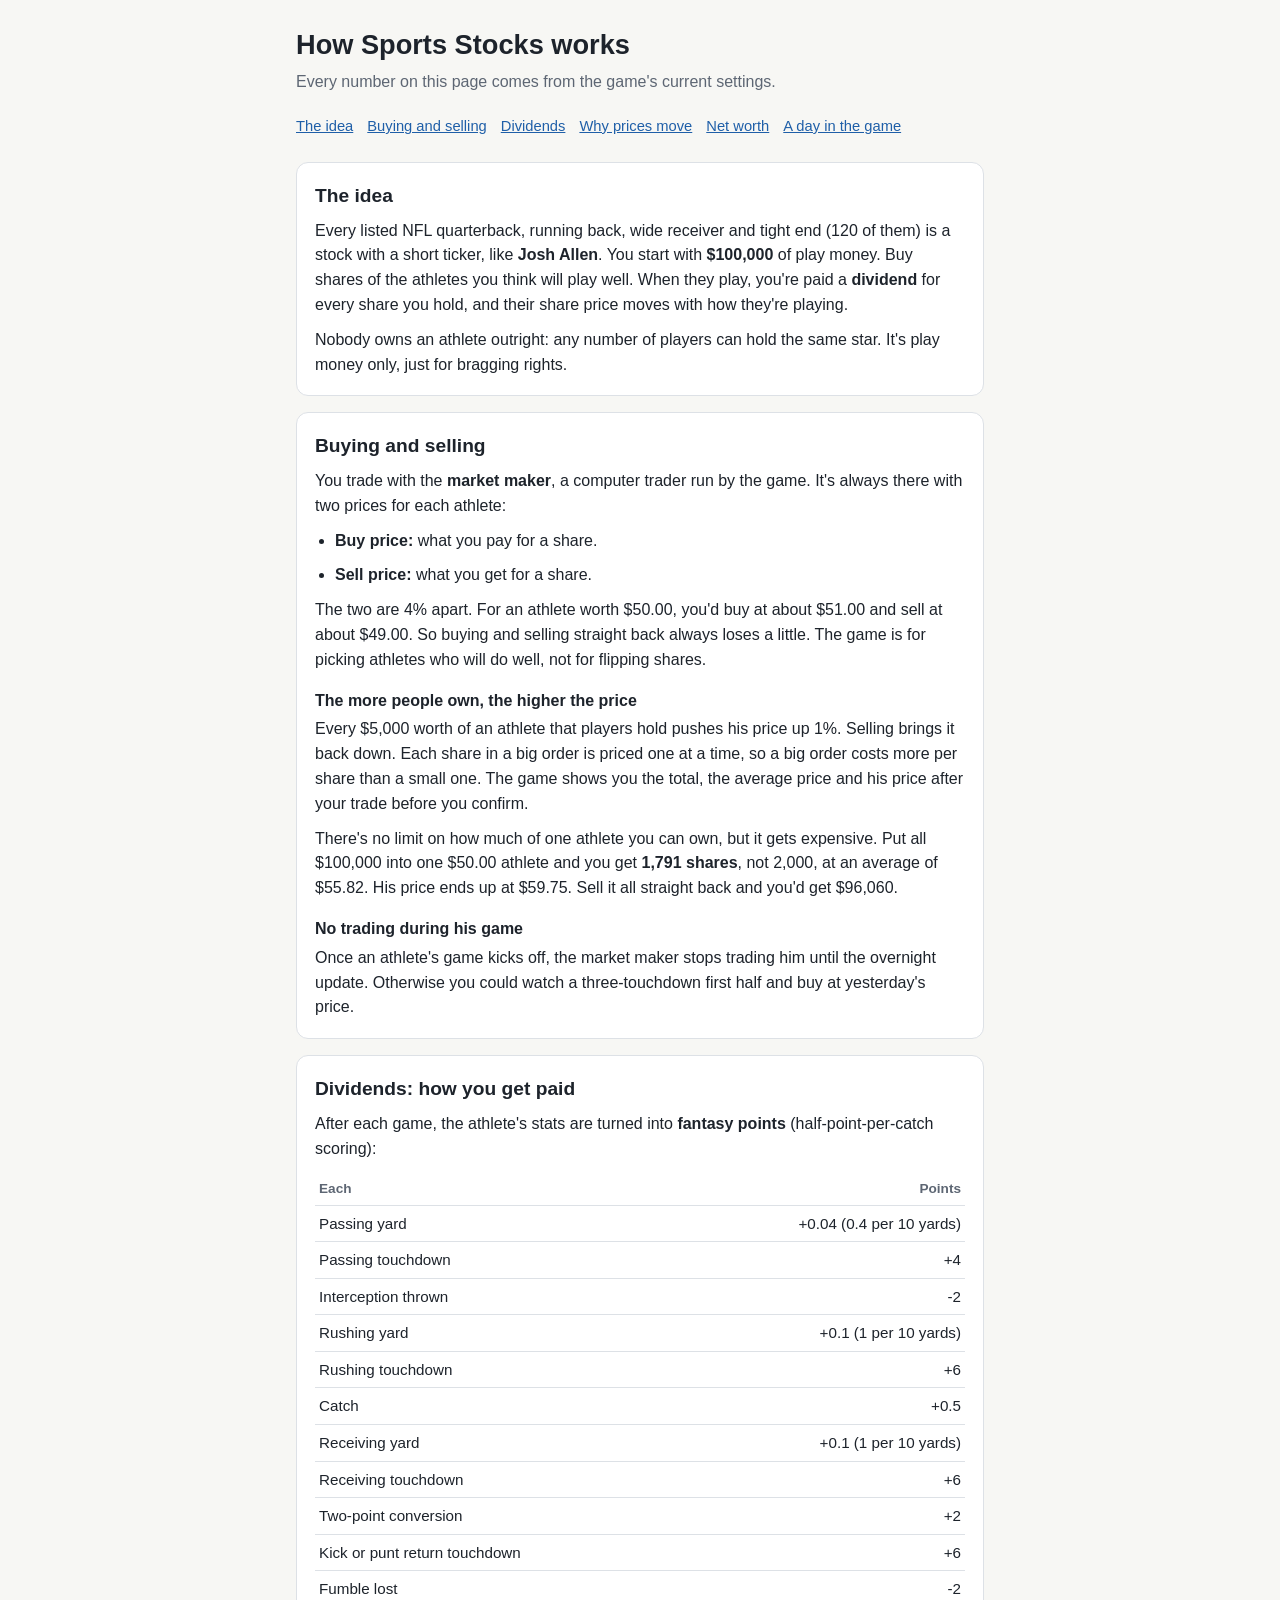
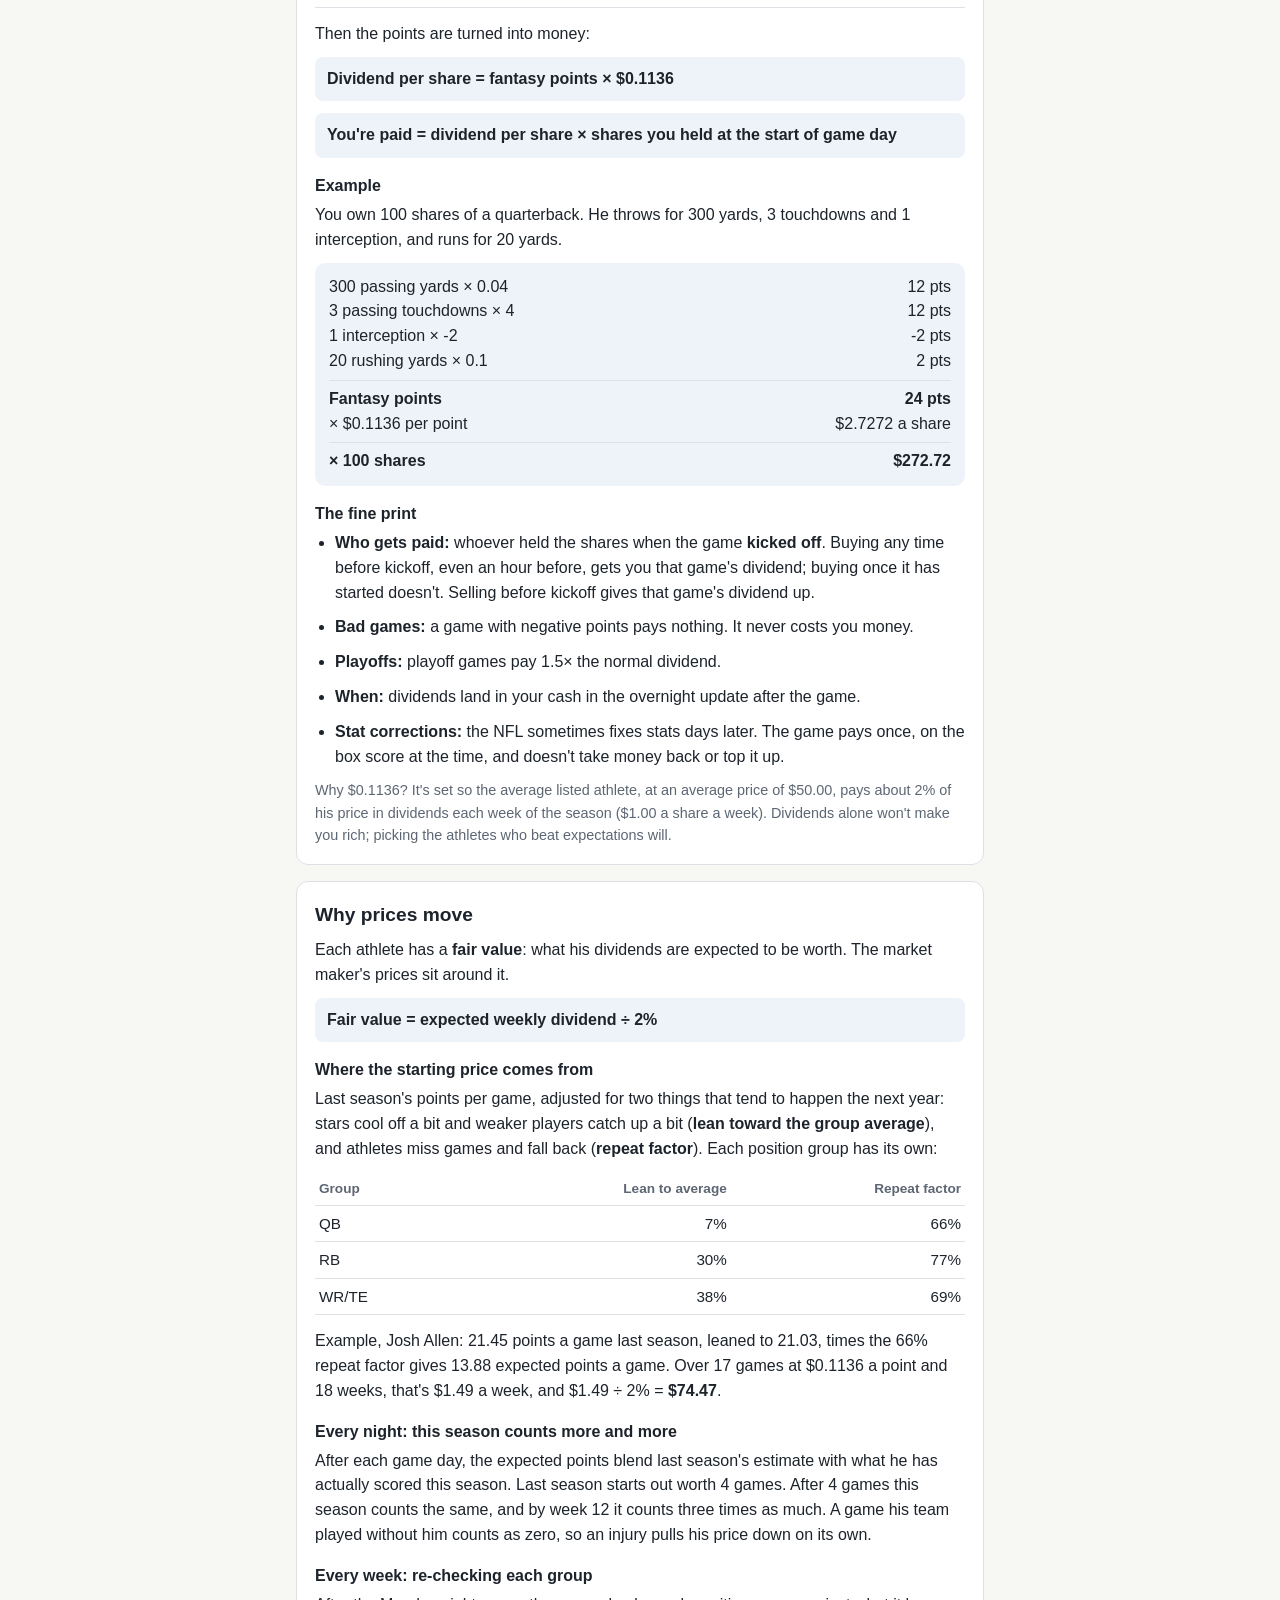
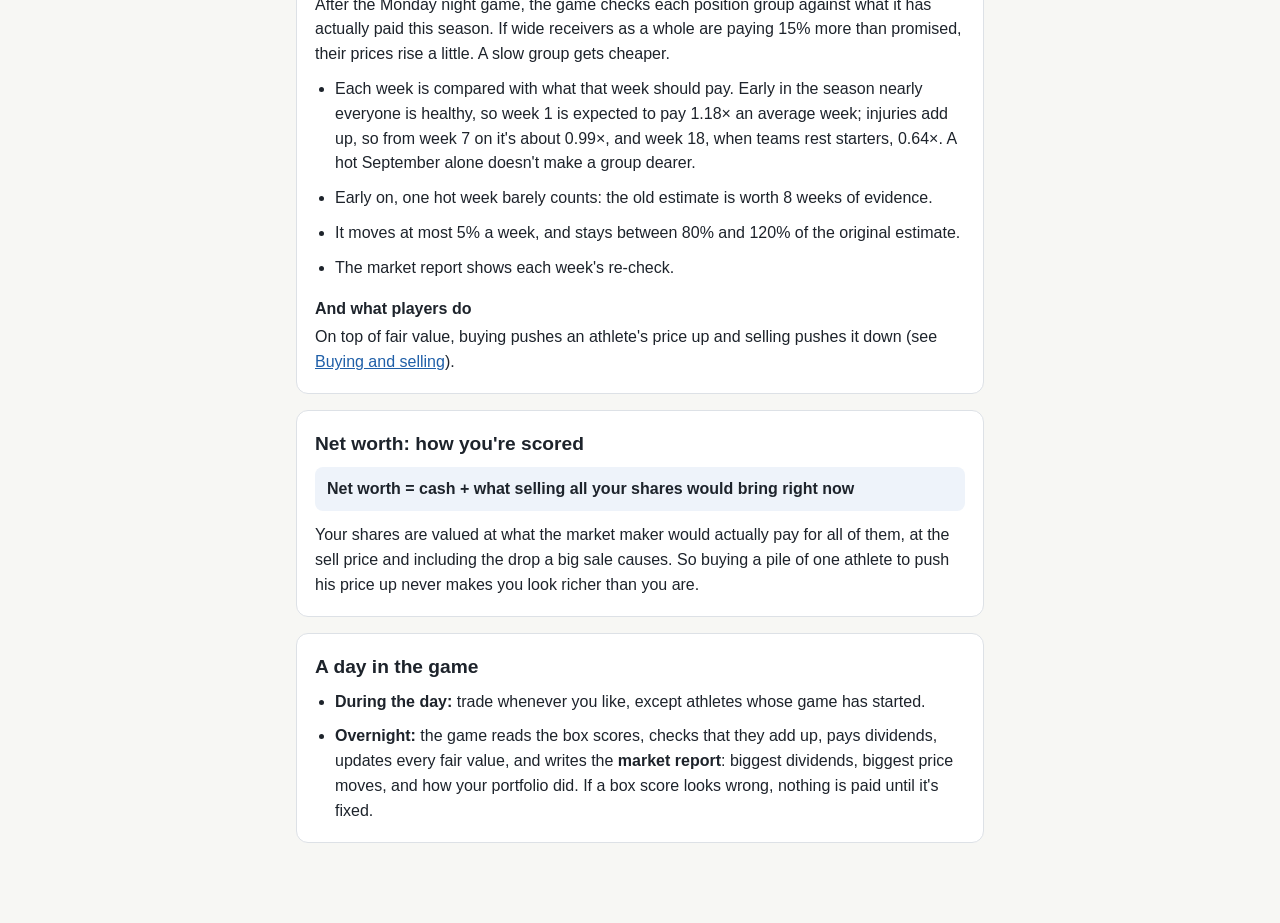
<file: web/rules.html>
<!doctype html>
<html lang="en">
<head>
<meta charset="utf-8">
<meta name="viewport" content="width=device-width, initial-scale=1">
<title>How Sports Stocks Works</title>
<style>
:root {
  --bg: #f7f7f4; --card: #ffffff; --ink: #1d232b; --muted: #5d6673; --line: #dde1e6;
  --accent: #1f5fa8; --good: #1b7a46; --bad: #a33a2b; --tint: #eef3fa;
}
@media (prefers-color-scheme: dark) {
  :root:not([data-theme="light"]) {
    --bg: #14171b; --card: #1c2026; --ink: #e8eaed; --muted: #9aa3ae; --line: #2e343c;
    --accent: #79aef0; --good: #5ec98d; --bad: #f08a7a; --tint: #1f2a38;
  }
}
:root[data-theme="dark"] {
  --bg: #14171b; --card: #1c2026; --ink: #e8eaed; --muted: #9aa3ae; --line: #2e343c;
  --accent: #79aef0; --good: #5ec98d; --bad: #f08a7a; --tint: #1f2a38;
}
* { box-sizing: border-box; }
body { margin: 0; background: var(--bg); color: var(--ink);
  font: 16px/1.55 -apple-system, BlinkMacSystemFont, "Segoe UI", Roboto, Helvetica, Arial, sans-serif; }
main { max-width: 720px; margin: 0 auto; padding: 24px 16px 64px; }
h1 { font-size: 1.7rem; margin: 0 0 4px; }
.sub { color: var(--muted); margin: 0 0 20px; }
nav { display: flex; flex-wrap: wrap; gap: 6px 14px; margin: 0 0 24px; font-size: .92rem; }
nav a, a { color: var(--accent); }
section { background: var(--card); border: 1px solid var(--line); border-radius: 12px; padding: 18px 18px 8px;
  margin: 0 0 16px; }
h2 { font-size: 1.2rem; margin: 0 0 8px; }
h3 { font-size: 1rem; margin: 16px 0 4px; }
p, li { margin: 0 0 10px; }
ul { padding-left: 20px; margin: 0 0 10px; }
.sum { background: var(--tint); border-radius: 10px; padding: 12px 14px; margin: 8px 0 14px; }
.sum .line { display: flex; justify-content: space-between; gap: 12px; }
.sum .total { border-top: 1px solid var(--line); margin-top: 6px; padding-top: 6px; font-weight: 600; }
.formula { font-weight: 600; background: var(--tint); border-radius: 8px; padding: 10px 12px; margin: 6px 0 12px; }
table { border-collapse: collapse; width: 100%; margin: 4px 0 14px; font-size: .95rem; }
td, th { text-align: left; padding: 6px 4px; border-bottom: 1px solid var(--line); }
th { color: var(--muted); font-weight: 600; font-size: .85rem; }
.num { text-align: right; font-variant-numeric: tabular-nums; white-space: nowrap; }
.note { color: var(--muted); font-size: .9rem; }
</style>
</head>
<body>
<main>
<h1>How Sports Stocks works</h1>
<p class="sub">Every number on this page comes from the game's current settings.</p>
<nav>
  <a href="#idea">The idea</a><a href="#trading">Buying and selling</a><a href="#dividends">Dividends</a>
  <a href="#prices">Why prices move</a><a href="#winning">Net worth</a><a href="#day">A day in the game</a>
</nav>

<section id="idea">
<h2>The idea</h2>
<p>Every listed NFL quarterback, running back, wide receiver and tight end (120 of them) is a stock with
a short ticker, like <b>Josh Allen</b>. You start with <b>$100,000</b> of play money. Buy shares of
the athletes you think will play well. When they play, you're paid a <b>dividend</b> for every share you hold, and
their share price moves with how they're playing.</p>
<p>Nobody owns an athlete outright: any number of players can hold the same star. It's play money only, just for
bragging rights.</p>
</section>

<section id="trading">
<h2>Buying and selling</h2>
<p>You trade with the <b>market maker</b>, a computer trader run by the game. It's always there with two prices for
each athlete:</p>
<ul>
  <li><b>Buy price:</b> what you pay for a share.</li>
  <li><b>Sell price:</b> what you get for a share.</li>
</ul>
<p>The two are 4% apart. For an athlete worth $50.00, you'd buy at about $51.00 and sell
at about $49.00. So buying and selling straight back always loses a little. The game is for picking athletes
who will do well, not for flipping shares.</p>
<h3>The more people own, the higher the price</h3>
<p>Every $5,000 worth of an athlete that players hold pushes his price up
1%. Selling brings it back down. Each share in a big order is priced one at a time, so a big
order costs more per share than a small one. The game shows you the total, the average price and his price after
your trade before you confirm.</p>
<p>There's no limit on how much of one athlete you can own, but it gets expensive. Put all $100,000 into one
$50.00 athlete and you get <b>1,791 shares</b>, not 2,000, at an average of
$55.82. His price ends up at $59.75. Sell it all straight back and you'd get
$96,060.</p>
<h3>No trading during his game</h3>
<p>Once an athlete's game kicks off, the market maker stops trading him until the overnight update. Otherwise you
could watch a three-touchdown first half and buy at yesterday's price.</p>
</section>

<section id="dividends">
<h2>Dividends: how you get paid</h2>
<p>After each game, the athlete's stats are turned into <b>fantasy points</b> (half-point-per-catch scoring):</p>
<table>
<tr><th>Each</th><th class="num">Points</th></tr>
<tr><td>Passing yard</td><td class=num>+0.04 (0.4 per 10 yards)</td></tr>
<tr><td>Passing touchdown</td><td class=num>+4</td></tr>
<tr><td>Interception thrown</td><td class=num>-2</td></tr>
<tr><td>Rushing yard</td><td class=num>+0.1 (1 per 10 yards)</td></tr>
<tr><td>Rushing touchdown</td><td class=num>+6</td></tr>
<tr><td>Catch</td><td class=num>+0.5</td></tr>
<tr><td>Receiving yard</td><td class=num>+0.1 (1 per 10 yards)</td></tr>
<tr><td>Receiving touchdown</td><td class=num>+6</td></tr>
<tr><td>Two-point conversion</td><td class=num>+2</td></tr>
<tr><td>Kick or punt return touchdown</td><td class=num>+6</td></tr>
<tr><td>Fumble lost</td><td class=num>-2</td></tr>
</table>
<p>Then the points are turned into money:</p>
<div class="formula">Dividend per share = fantasy points × $0.1136</div>
<div class="formula">You're paid = dividend per share × shares you held at the start of game day</div>
<h3>Example</h3>
<p>You own 100 shares of a quarterback. He throws for 300 yards, 3 touchdowns and
1 interception, and runs for 20 yards.</p>
<div class="sum">
  <div class="line"><span>300 passing yards × 0.04</span><span class="num">12 pts</span></div>
  <div class="line"><span>3 passing touchdowns × 4</span><span class="num">12 pts</span></div>
  <div class="line"><span>1 interception × -2</span><span class="num">-2 pts</span></div>
  <div class="line"><span>20 rushing yards × 0.1</span><span class="num">2 pts</span></div>
  <div class="line total"><span>Fantasy points</span><span class="num">24 pts</span></div>
  <div class="line"><span>× $0.1136 per point</span><span class="num">$2.7272 a share</span></div>
  <div class="line total"><span>× 100 shares</span><span class="num">$272.72</span></div>
</div>
<h3>The fine print</h3>
<ul>
  <li><b>Who gets paid:</b> whoever held the shares when the game <b>kicked off</b>. Buying any time before
  kickoff, even an hour before, gets you that game's dividend; buying once it has started doesn't. Selling before
  kickoff gives that game's dividend up.</li>
  <li><b>Bad games:</b> a game with negative points pays nothing. It never costs you money.</li>
  <li><b>Playoffs:</b> playoff games pay 1.5× the normal dividend.</li>
  <li><b>When:</b> dividends land in your cash in the overnight update after the game.</li>
  <li><b>Stat corrections:</b> the NFL sometimes fixes stats days later. The game pays once, on the box score at the
  time, and doesn't take money back or top it up.</li>
</ul>
<p class="note">Why $0.1136? It's set so the average listed athlete, at an average price of
$50.00, pays about 2% of his price in dividends each week of the season ($1.00 a share a
week). Dividends alone won't make you rich; picking the athletes who beat expectations will.</p>
</section>

<section id="prices">
<h2>Why prices move</h2>
<p>Each athlete has a <b>fair value</b>: what his dividends are expected to be worth. The market maker's prices sit
around it.</p>
<div class="formula">Fair value = expected weekly dividend ÷ 2%</div>
<h3>Where the starting price comes from</h3>
<p>Last season's points per game, adjusted for two things that tend to happen the next year: stars cool off a bit
and weaker players catch up a bit (<b>lean toward the group average</b>), and athletes miss games and fall back
(<b>repeat factor</b>). Each position group has its own:</p>
<table>
<tr><th>Group</th><th class="num">Lean to average</th><th class="num">Repeat factor</th></tr>
<tr><td>QB</td><td class=num>7%</td><td class=num>66%</td></tr>
<tr><td>RB</td><td class=num>30%</td><td class=num>77%</td></tr>
<tr><td>WR/TE</td><td class=num>38%</td><td class=num>69%</td></tr>
</table>
<p>Example, Josh Allen: 21.45 points a game last season, leaned to
21.03, times the 66% repeat factor gives 13.88 expected
points a game. Over 17 games at $0.1136 a point and 18 weeks, that's $1.49 a week, and
$1.49 ÷ 2% = <b>$74.47</b>.</p>
<h3>Every night: this season counts more and more</h3>
<p>After each game day, the expected points blend last season's estimate with what he has actually scored this
season. Last season starts out worth 4 games. After 4 games this season counts the same, and by week 12 it
counts three times as much. A game his team played without him counts as zero, so an injury pulls his price down
on its own.</p>
<h3>Every week: re-checking each group</h3>
<p>After the Monday night game, the game checks each position group against what it has actually paid this season.
If wide receivers as a whole are paying 15% more than promised, their prices rise a little. A slow group gets cheaper.</p>
<ul>
  <li>Each week is compared with what that week should pay. Early in the season nearly everyone is healthy, so week 1
  is expected to pay 1.18× an average week; injuries add up, so from week 7 on it's about 0.99×, and
  week 18, when teams rest starters, 0.64×. A hot September alone doesn't make a group dearer.</li>
  <li>Early on, one hot week barely counts: the old estimate is worth 8 weeks of evidence.</li>
  <li>It moves at most 5% a week, and stays between 80% and
  120% of the original estimate.</li>
  <li>The market report shows each week's re-check.</li>
</ul>
<h3>And what players do</h3>
<p>On top of fair value, buying pushes an athlete's price up and selling pushes it down (see
<a href="#trading">Buying and selling</a>).</p>
</section>

<section id="winning">
<h2>Net worth: how you're scored</h2>
<div class="formula">Net worth = cash + what selling all your shares would bring right now</div>
<p>Your shares are valued at what the market maker would actually pay for all of them, at the sell price and
including the drop a big sale causes. So buying a pile of one athlete to push his price up never makes you look
richer than you are.</p>
</section>

<section id="day">
<h2>A day in the game</h2>
<ul>
  <li><b>During the day:</b> trade whenever you like, except athletes whose game has started.</li>
  <li><b>Overnight:</b> the game reads the box scores, checks that they add up, pays dividends, updates every fair
  value, and writes the <b>market report</b>: biggest dividends, biggest price moves, and how your portfolio did.
  If a box score looks wrong, nothing is paid until it's fixed.</li>
</ul>
</section>
</main>
</body>
</html>
</file>
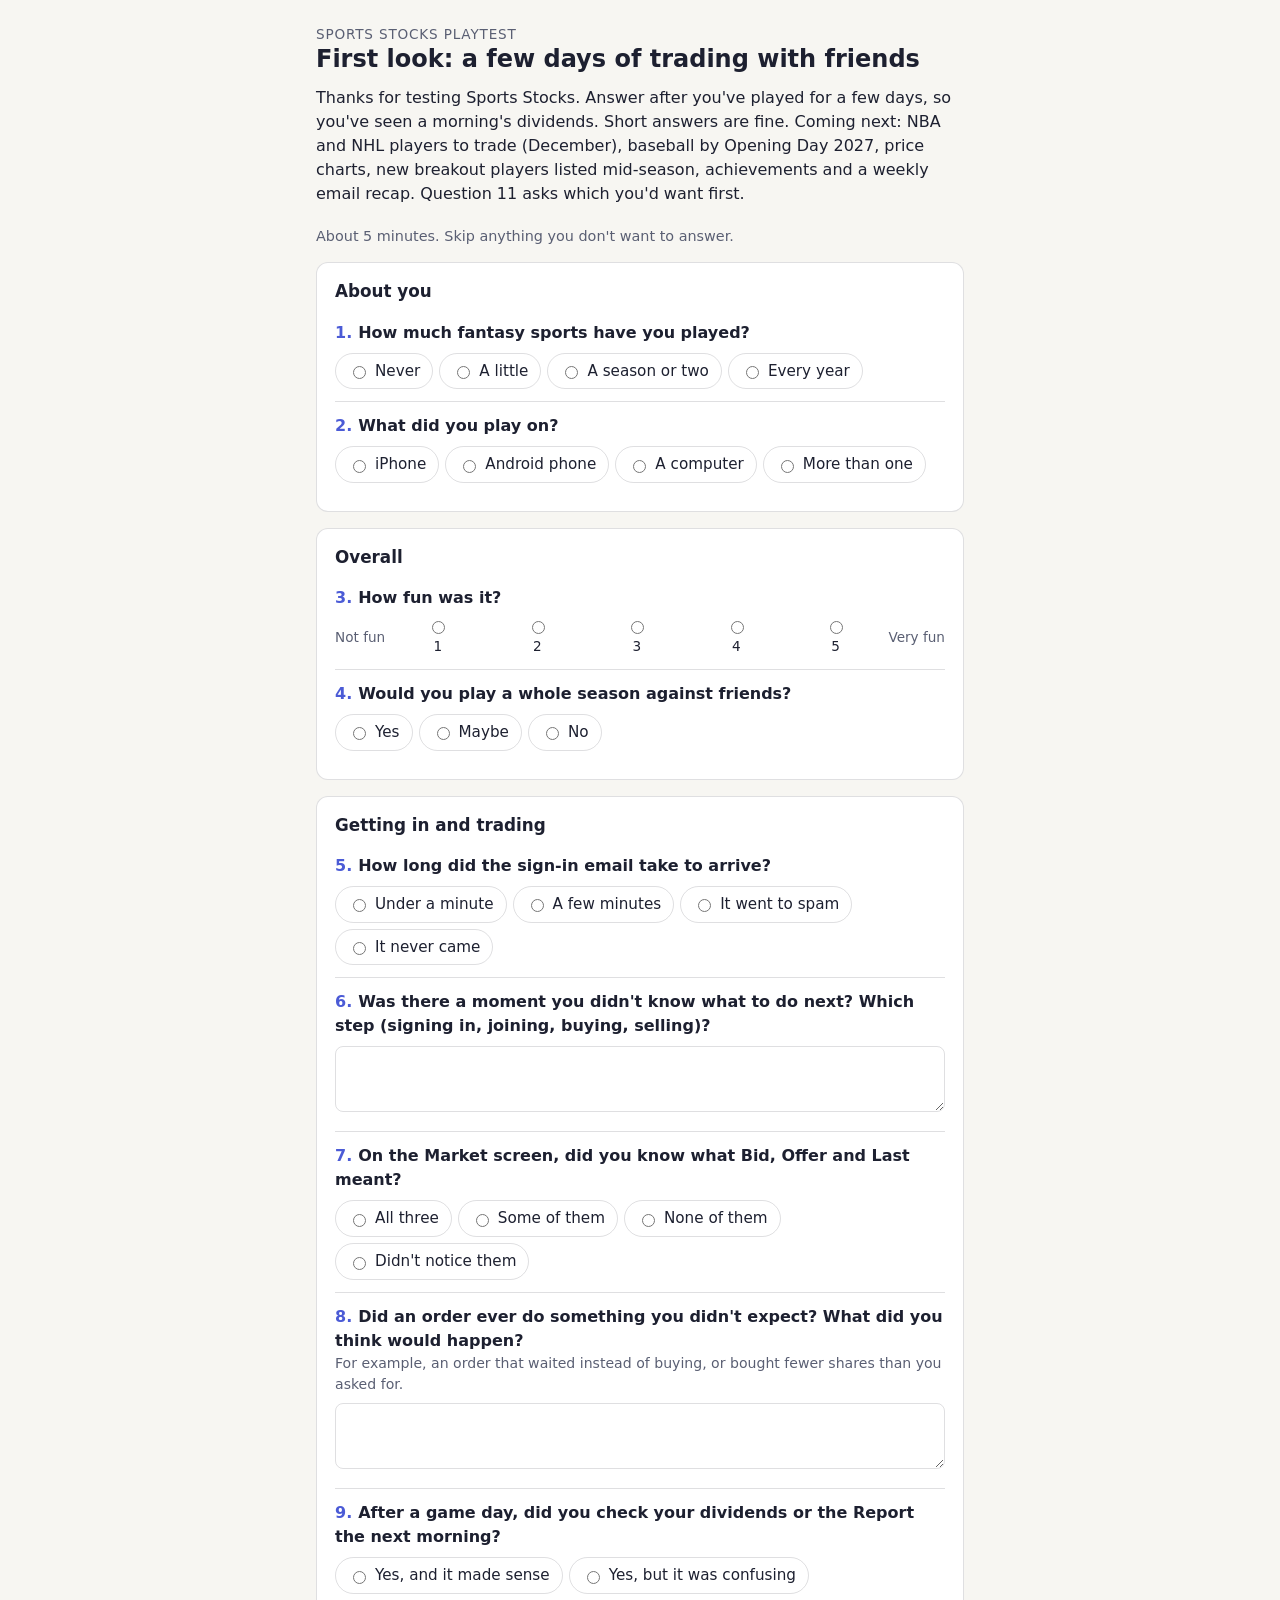
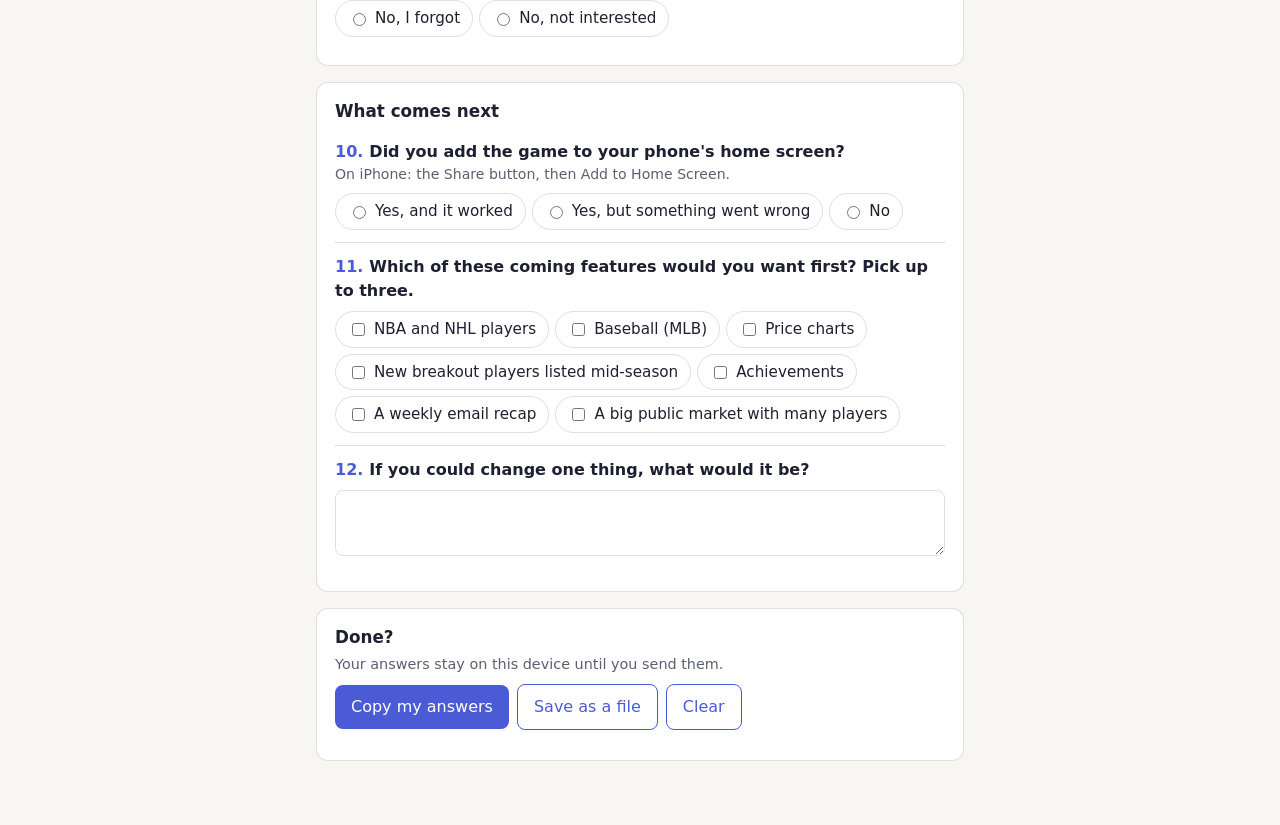
<file: web/survey.html>
<!doctype html><html lang="en"><head><meta charset="utf-8"><meta name="viewport" content="width=device-width,initial-scale=1"><title>Sports Stocks: First look: a few days of trading with friends</title><style>
:root{--bg:#f7f6f2;--card:#fff;--ink:#1d2030;--soft:#5a5f73;--line:rgba(29,32,48,.14);--accent:#4b5bd6;--pick:#eef0ff}
@media (prefers-color-scheme:dark){:root:not([data-theme="light"]){--bg:#15171f;--card:#1e212c;--ink:#e9eaf0;
  --soft:#a3a7b8;--line:rgba(255,255,255,.12);--accent:#9aa5ff;--pick:#272c45}}
:root[data-theme="dark"]{--bg:#15171f;--card:#1e212c;--ink:#e9eaf0;--soft:#a3a7b8;--line:rgba(255,255,255,.12);
  --accent:#9aa5ff;--pick:#272c45}
*{box-sizing:border-box}
body{margin:0;background:var(--bg);color:var(--ink);font:16px/1.5 -apple-system,system-ui,"Segoe UI",sans-serif}
main{max-width:680px;margin:0 auto;padding:24px 16px 48px}
h1{font-size:1.5rem;margin:0 0 4px;line-height:1.25}
.kicker{color:var(--soft);font-size:.85rem;text-transform:uppercase;letter-spacing:.06em;margin:0}
.intro{margin:12px 0 20px}
.meta{color:var(--soft);font-size:.9rem}
section{background:var(--card);border:1px solid var(--line);border-radius:12px;padding:16px 18px;margin:0 0 16px}
section h2{font-size:1.05rem;margin:0 0 4px}
section .say{color:var(--soft);font-size:.9rem;margin:0 0 8px}
.q{padding:12px 0;border-top:1px solid var(--line)}
.q:first-of-type{border-top:0}
.q p{margin:0 0 8px;font-weight:600}
.q p .n{color:var(--accent);margin-right:6px}
.q .hint{display:block;font-weight:400;color:var(--soft);font-size:.88rem}
.opts{display:flex;flex-wrap:wrap;gap:6px}
.opts label{display:flex;align-items:center;gap:6px;border:1px solid var(--line);border-radius:999px;padding:6px 12px;
  cursor:pointer;font-size:.95rem}
.opts label:has(input:checked){background:var(--pick);border-color:var(--accent)}
.opts.faces label{font-size:1.05rem;padding:8px 14px}
.scale{display:grid;grid-template-columns:auto repeat(5,1fr) auto;align-items:center;gap:6px;font-size:.85rem}
.scale .end{color:var(--soft)}
.scale label{display:flex;flex-direction:column;align-items:center;gap:2px;cursor:pointer}
textarea,input[type=text]{width:100%;font:inherit;color:inherit;background:transparent;border:1px solid var(--line);
  border-radius:8px;padding:8px 10px}
textarea{min-height:64px;resize:vertical}
.done{display:flex;flex-wrap:wrap;gap:8px;align-items:center}
button{font:inherit;border:0;border-radius:8px;padding:10px 16px;background:var(--accent);color:#fff;cursor:pointer}
button.alt{background:transparent;color:var(--accent);border:1px solid var(--accent)}
#msg{color:var(--soft);font-size:.9rem}
#copybox{display:none;width:100%;min-height:160px;margin-top:10px;font:13px/1.4 ui-monospace,Menlo,monospace}
ul.watch{margin:0;padding-left:0;list-style:none}
ul.watch li{padding:7px 0;border-top:1px solid var(--line);display:flex;gap:10px}
ul.watch li:first-child{border-top:0}
.box{flex:none;width:16px;height:16px;border:1.5px solid var(--soft);border-radius:3px;margin-top:4px}
.lines{border-bottom:1px solid var(--line);height:28px}
a{color:var(--accent)}
.round{display:block;padding:12px 0;border-top:1px solid var(--line);text-decoration:none;color:inherit}
.round:first-of-type{border-top:0}
.round b{color:var(--ink)} .round span{color:var(--soft);font-size:.9rem;display:block}
@media print{body{background:#fff;color:#000;font-size:12.5px}main{max-width:none;padding:0}
  section{border:0;padding:0;margin:0 0 10px;break-inside:avoid-page}.q{padding:6px 0;break-inside:avoid}
  .noprint{display:none!important}.opts label{border:0;padding:0 10px 0 0}
  textarea,input[type=text]{border:0;border-bottom:1px solid #999;border-radius:0;min-height:0;height:40px;resize:none}
  input[type=text]{height:24px}}
</style></head><body data-id="sports-stocks-friends-first-look" data-to="Justin"><main>
<p class="kicker">Sports Stocks playtest</p>
<h1>First look: a few days of trading with friends</h1>
<p class="intro">Thanks for testing Sports Stocks. Answer after you&#x27;ve played for a few days, so you&#x27;ve seen a morning&#x27;s dividends. Short answers are fine. Coming next: NBA and NHL players to trade (December), baseball by Opening Day 2027, price charts, new breakout players listed mid-season, achievements and a weekly email recap. Question 11 asks which you&#x27;d want first.</p>
<p class="meta">About 5 minutes. Skip anything you don't want to answer.</p>
<form onsubmit="return false"><section><h2>About you</h2><div class="q" data-name="q0_0" data-q="1. How much fantasy sports have you played?"><p><span class="n">1.</span>How much fantasy sports have you played?</p><div class="opts"><label><input type="radio" name="q0_0" value="Never">Never</label><label><input type="radio" name="q0_0" value="A little">A little</label><label><input type="radio" name="q0_0" value="A season or two">A season or two</label><label><input type="radio" name="q0_0" value="Every year">Every year</label></div></div><div class="q" data-name="q0_1" data-q="2. What did you play on?"><p><span class="n">2.</span>What did you play on?</p><div class="opts"><label><input type="radio" name="q0_1" value="iPhone">iPhone</label><label><input type="radio" name="q0_1" value="Android phone">Android phone</label><label><input type="radio" name="q0_1" value="A computer">A computer</label><label><input type="radio" name="q0_1" value="More than one">More than one</label></div></div></section><section><h2>Overall</h2><div class="q" data-name="q1_0" data-q="3. How fun was it?"><p><span class="n">3.</span>How fun was it?</p><div class="scale"><span class="end">Not fun</span><label><input type="radio" name="q1_0" value="1">1</label><label><input type="radio" name="q1_0" value="2">2</label><label><input type="radio" name="q1_0" value="3">3</label><label><input type="radio" name="q1_0" value="4">4</label><label><input type="radio" name="q1_0" value="5">5</label><span class="end">Very fun</span></div></div><div class="q" data-name="q1_1" data-q="4. Would you play a whole season against friends?"><p><span class="n">4.</span>Would you play a whole season against friends?</p><div class="opts"><label><input type="radio" name="q1_1" value="Yes">Yes</label><label><input type="radio" name="q1_1" value="Maybe">Maybe</label><label><input type="radio" name="q1_1" value="No">No</label></div></div></section><section><h2>Getting in and trading</h2><div class="q" data-name="q2_0" data-q="5. How long did the sign-in email take to arrive?"><p><span class="n">5.</span>How long did the sign-in email take to arrive?</p><div class="opts"><label><input type="radio" name="q2_0" value="Under a minute">Under a minute</label><label><input type="radio" name="q2_0" value="A few minutes">A few minutes</label><label><input type="radio" name="q2_0" value="It went to spam">It went to spam</label><label><input type="radio" name="q2_0" value="It never came">It never came</label></div></div><div class="q" data-name="q2_1" data-q="6. Was there a moment you didn&#x27;t know what to do next? Which step (signing in, joining, buying, selling)?"><p><span class="n">6.</span>Was there a moment you didn&#x27;t know what to do next? Which step (signing in, joining, buying, selling)?</p><textarea name="q2_1"></textarea></div><div class="q" data-name="q2_2" data-q="7. On the Market screen, did you know what Bid, Offer and Last meant?"><p><span class="n">7.</span>On the Market screen, did you know what Bid, Offer and Last meant?</p><div class="opts"><label><input type="radio" name="q2_2" value="All three">All three</label><label><input type="radio" name="q2_2" value="Some of them">Some of them</label><label><input type="radio" name="q2_2" value="None of them">None of them</label><label><input type="radio" name="q2_2" value="Didn&#x27;t notice them">Didn&#x27;t notice them</label></div></div><div class="q" data-name="q2_3" data-q="8. Did an order ever do something you didn&#x27;t expect? What did you think would happen?"><p><span class="n">8.</span>Did an order ever do something you didn&#x27;t expect? What did you think would happen?<span class="hint">For example, an order that waited instead of buying, or bought fewer shares than you asked for.</span></p><textarea name="q2_3"></textarea></div><div class="q" data-name="q2_4" data-q="9. After a game day, did you check your dividends or the Report the next morning?"><p><span class="n">9.</span>After a game day, did you check your dividends or the Report the next morning?</p><div class="opts"><label><input type="radio" name="q2_4" value="Yes, and it made sense">Yes, and it made sense</label><label><input type="radio" name="q2_4" value="Yes, but it was confusing">Yes, but it was confusing</label><label><input type="radio" name="q2_4" value="No, I forgot">No, I forgot</label><label><input type="radio" name="q2_4" value="No, not interested">No, not interested</label></div></div></section><section><h2>What comes next</h2><div class="q" data-name="q3_0" data-q="10. Did you add the game to your phone&#x27;s home screen?"><p><span class="n">10.</span>Did you add the game to your phone&#x27;s home screen?<span class="hint">On iPhone: the Share button, then Add to Home Screen.</span></p><div class="opts"><label><input type="radio" name="q3_0" value="Yes, and it worked">Yes, and it worked</label><label><input type="radio" name="q3_0" value="Yes, but something went wrong">Yes, but something went wrong</label><label><input type="radio" name="q3_0" value="No">No</label></div></div><div class="q" data-name="q3_1" data-q="11. Which of these coming features would you want first? Pick up to three."><p><span class="n">11.</span>Which of these coming features would you want first? Pick up to three.</p><div class="opts"><label><input type="checkbox" name="q3_1" value="NBA and NHL players">NBA and NHL players</label><label><input type="checkbox" name="q3_1" value="Baseball (MLB)">Baseball (MLB)</label><label><input type="checkbox" name="q3_1" value="Price charts">Price charts</label><label><input type="checkbox" name="q3_1" value="New breakout players listed mid-season">New breakout players listed mid-season</label><label><input type="checkbox" name="q3_1" value="Achievements">Achievements</label><label><input type="checkbox" name="q3_1" value="A weekly email recap">A weekly email recap</label><label><input type="checkbox" name="q3_1" value="A big public market with many players">A big public market with many players</label></div></div><div class="q" data-name="q3_2" data-q="12. If you could change one thing, what would it be?"><p><span class="n">12.</span>If you could change one thing, what would it be?</p><textarea name="q3_2"></textarea></div></section></form>
<section class="noprint"><h2>Done?</h2><p class="say">Your answers stay on this device until you send them.</p>
<div class="done"><button type="button" id="copy">Copy my answers</button>
<button type="button" class="alt" id="save">Save as a file</button>
<button type="button" class="alt" id="clear">Clear</button></div><p id="msg"></p>
<textarea id="copybox" readonly></textarea></section>
<script>
const KEY='playtest:'+document.body.dataset.id;
const form=document.querySelector('form');
function store(){try{const d={};new FormData(form).forEach((v,k)=>{(d[k]=d[k]||[]).push(v)});localStorage.setItem(KEY,JSON.stringify(d))}catch(_){}}
try{const d=JSON.parse(localStorage.getItem(KEY)||'{}');for(const[k,vs]of Object.entries(d)){for(const el of form.elements){
  if(el.name!==k)continue;if(el.type==='radio'||el.type==='checkbox')el.checked=vs.includes(el.value);else el.value=vs[0]||''}}}catch(_){}
form.addEventListener('input',store);
function answers(){
  const lines=[document.title,''];
  document.querySelectorAll('.q').forEach(q=>{
    const name=q.dataset.name,els=[...form.elements].filter(el=>el.name===name);
    let a=els.filter(el=>(el.type==='radio'||el.type==='checkbox')?el.checked:el.value.trim()).map(el=>el.value.trim());
    lines.push(q.dataset.q);lines.push('  '+(a.length?a.join('; '):'(skipped)'));lines.push('')});
  return lines.join('\n')}
document.getElementById('copy').onclick=async()=>{const t=answers(),box=document.getElementById('copybox');
  try{await navigator.clipboard.writeText(t);document.getElementById('msg').textContent='Copied. Paste it into a text or email back to '+document.body.dataset.to+'.'}
  catch(_){box.style.display='block';box.value=t;box.select();document.getElementById('msg').textContent='Select all of this and copy it.'}};
document.getElementById('save').onclick=()=>{const a=document.createElement('a');
  a.href=URL.createObjectURL(new Blob([answers()],{type:'text/plain'}));a.download=document.body.dataset.id+'-answers.txt';a.click()};
document.getElementById('clear').onclick=()=>{if(confirm('Clear every answer on this form?')){form.reset();try{localStorage.removeItem(KEY)}catch(_){}}};
</script></main></body></html>
</file>
